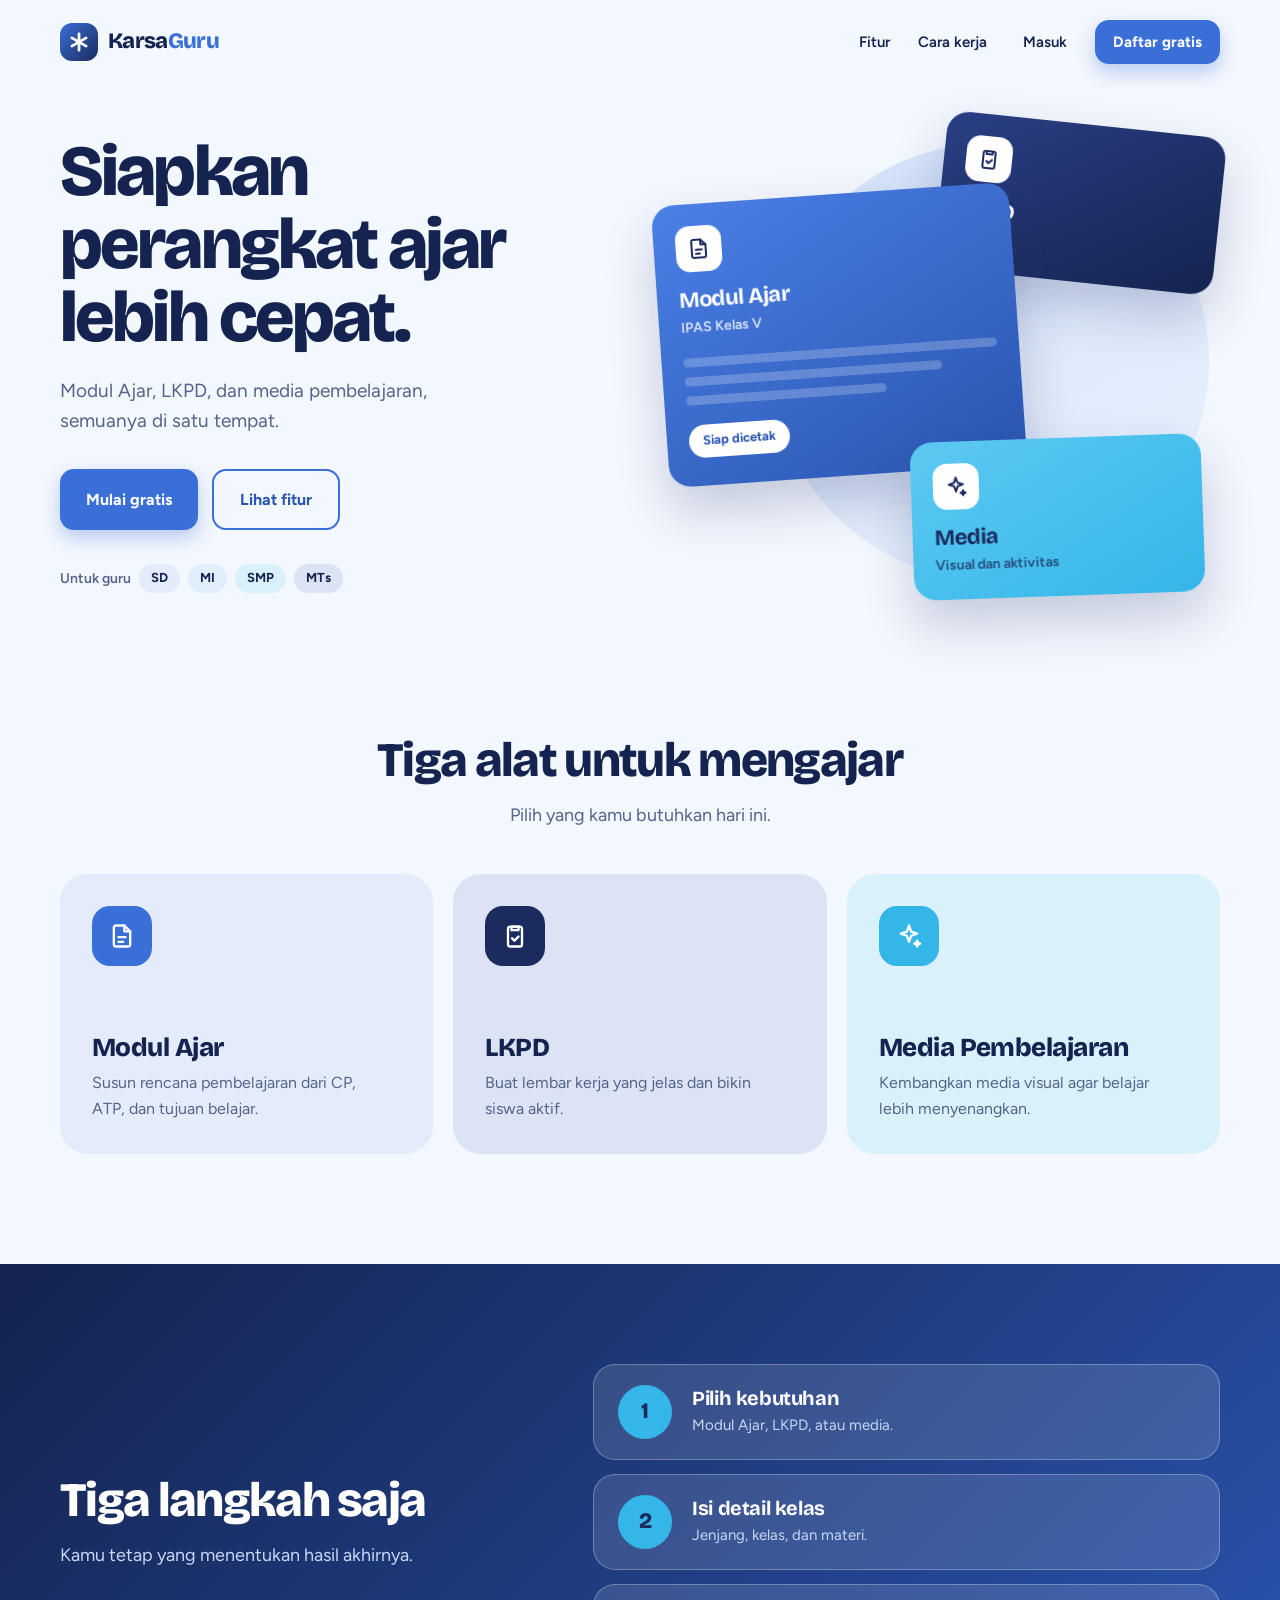
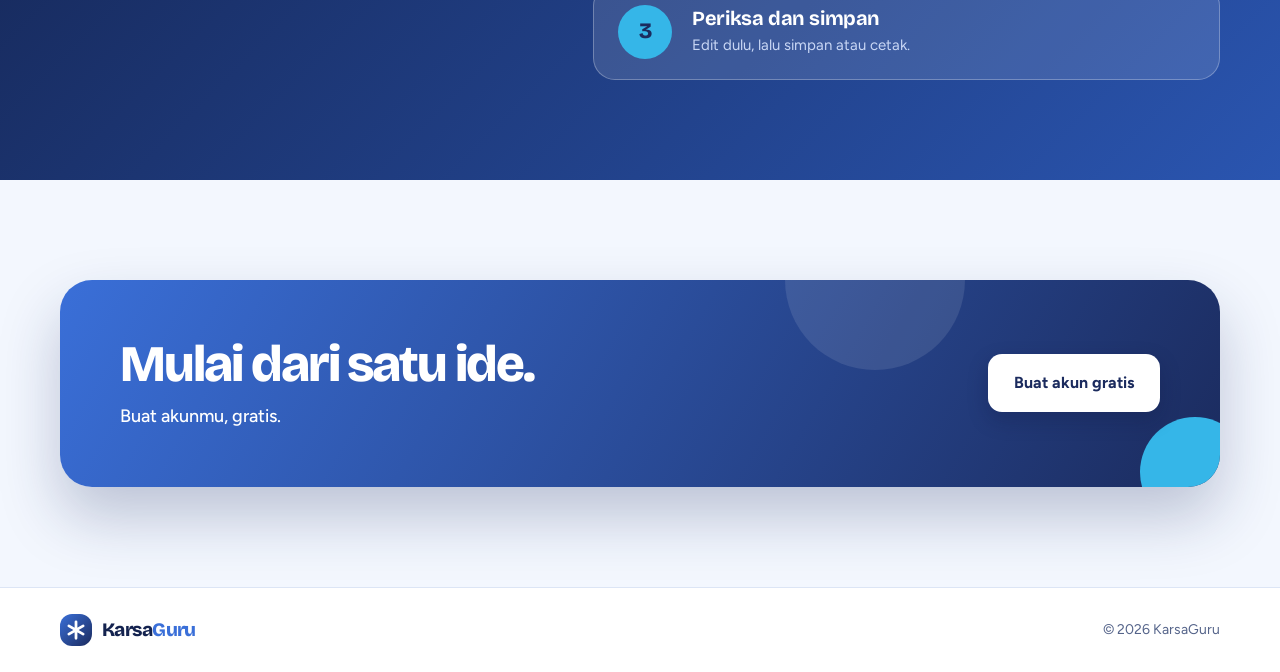
<file: index.html>
<!DOCTYPE html>
<html lang="id">
<head>
  <meta charset="UTF-8">
  <meta name="viewport" content="width=device-width, initial-scale=1.0">
  <meta name="description" content="KarsaGuru membantu guru menyiapkan Modul Ajar, LKPD, dan media pembelajaran dengan lebih praktis.">
  <title>KarsaGuru — Siapkan perangkat ajar lebih cepat</title>
  <link rel="preconnect" href="https://fonts.googleapis.com">
  <link rel="preconnect" href="https://fonts.gstatic.com" crossorigin>
  <link href="https://fonts.googleapis.com/css2?family=Bricolage+Grotesque:wght@600;700;800&family=Figtree:wght@400;500;600;700&display=swap" rel="stylesheet">
  <link rel="stylesheet" href="css/style.css">
  <link rel="stylesheet" href="css/landing.css">
</head>
<body class="landing-body">
  <header class="site-header">
    <a class="brand" href="index.html" aria-label="KarsaGuru beranda">
      <span class="brand-mark"><svg viewBox="0 0 24 24"><path d="M12 3v18M4.2 7.5l15.6 9M19.8 7.5l-15.6 9"/></svg></span>
      <span>Karsa<span>Guru</span></span>
    </a>
    <button class="mobile-menu-button" id="mobileMenuButton" aria-label="Buka navigasi" aria-expanded="false">☰</button>
    <nav class="main-nav" id="mainNav">
      <a href="#fitur">Fitur</a>
      <a href="#cara-kerja">Cara kerja</a>
      <a class="nav-login" href="login.html">Masuk</a>
      <a class="button button-primary nav-cta" href="register.html">Daftar gratis</a>
    </nav>
  </header>

  <main>
    <section class="hero section-wrap">
      <div class="hero-copy">
        <h1>Siapkan perangkat ajar lebih cepat.</h1>
        <p class="hero-description">Modul Ajar, LKPD, dan media pembelajaran, semuanya di satu tempat.</p>
        <div class="hero-actions">
          <a class="button button-primary button-large" href="register.html">Mulai gratis</a>
          <a class="button button-quiet button-large" href="#fitur">Lihat fitur</a>
        </div>
        <div class="level-chips">Untuk guru <b>SD</b><b>MI</b><b>SMP</b><b>MTs</b></div>
      </div>

      <div class="hero-visual" aria-hidden="true">
        <div class="paper paper-coral">
          <span class="paper-icon"><svg class="ico" viewBox="0 0 24 24"><rect x="6" y="4" width="12" height="17" rx="2"/><path d="M9 4h6v3H9zM9.5 14l2 2 3.5-3.5"/></svg></span>
          <h3>LKPD</h3><small>Kelas V</small>
        </div>
        <div class="paper paper-blue">
          <span class="paper-icon"><svg class="ico" viewBox="0 0 24 24"><path d="M14 3H7a2 2 0 0 0-2 2v14a2 2 0 0 0 2 2h10a2 2 0 0 0 2-2V8z"/><path d="M14 3v5h5M9 13h6M9 17h4"/></svg></span>
          <h3>Modul Ajar</h3><small>IPAS Kelas V</small>
          <div class="lines"><i></i><i></i><i></i></div>
          <span class="paper-chip">Siap dicetak</span>
        </div>
        <div class="paper paper-sun">
          <span class="paper-icon"><svg class="ico" viewBox="0 0 24 24"><path d="M12 3l1.8 5.2L19 10l-5.2 1.8L12 17l-1.8-5.2L5 10l5.2-1.8z"/><path d="M19 16l.7 1.8 1.8.7-1.8.7L19 21l-.7-1.8-1.8-.7 1.8-.7z"/></svg></span>
          <h3>Media</h3><small>Visual dan aktivitas</small>
        </div>
      </div>
    </section>

    <section class="section-wrap features-section" id="fitur">
      <div class="section-heading">
        <h2>Tiga alat untuk mengajar</h2>
        <p>Pilih yang kamu butuhkan hari ini.</p>
      </div>
      <div class="feature-grid">
        <article class="feature-card feature-blue">
          <div class="feature-icon"><svg class="ico" viewBox="0 0 24 24"><path d="M14 3H7a2 2 0 0 0-2 2v14a2 2 0 0 0 2 2h10a2 2 0 0 0 2-2V8z"/><path d="M14 3v5h5M9 13h6M9 17h4"/></svg></div>
          <h3>Modul Ajar</h3>
          <p>Susun rencana pembelajaran dari CP, ATP, dan tujuan belajar.</p>
        </article>
        <article class="feature-card feature-coral">
          <div class="feature-icon"><svg class="ico" viewBox="0 0 24 24"><rect x="6" y="4" width="12" height="17" rx="2"/><path d="M9 4h6v3H9zM9.5 14l2 2 3.5-3.5"/></svg></div>
          <h3>LKPD</h3>
          <p>Buat lembar kerja yang jelas dan bikin siswa aktif.</p>
        </article>
        <article class="feature-card feature-sun">
          <div class="feature-icon"><svg class="ico" viewBox="0 0 24 24"><path d="M12 3l1.8 5.2L19 10l-5.2 1.8L12 17l-1.8-5.2L5 10l5.2-1.8z"/><path d="M19 16l.7 1.8 1.8.7-1.8.7L19 21l-.7-1.8-1.8-.7 1.8-.7z"/></svg></div>
          <h3>Media Pembelajaran</h3>
          <p>Kembangkan media visual agar belajar lebih menyenangkan.</p>
        </article>
      </div>
    </section>

    <section class="workflow-section" id="cara-kerja">
      <div class="section-wrap workflow-inner">
        <div class="section-heading">
          <h2>Tiga langkah saja</h2>
          <p>Kamu tetap yang menentukan hasil akhirnya.</p>
        </div>
        <div class="steps-grid">
          <div class="step-item"><span class="step-number">1</span><div><h3>Pilih kebutuhan</h3><p>Modul Ajar, LKPD, atau media.</p></div></div>
          <div class="step-item"><span class="step-number">2</span><div><h3>Isi detail kelas</h3><p>Jenjang, kelas, dan materi.</p></div></div>
          <div class="step-item"><span class="step-number">3</span><div><h3>Periksa dan simpan</h3><p>Edit dulu, lalu simpan atau cetak.</p></div></div>
        </div>
      </div>
    </section>

    <section class="section-wrap closing-section">
      <div class="closing-card">
        <div><h2>Mulai dari satu ide.</h2><p>Buat akunmu, gratis.</p></div>
        <a class="button button-white button-large" href="register.html">Buat akun gratis</a>
        <span class="shape shape-coral"></span><span class="shape shape-mint"></span>
      </div>
    </section>
  </main>

  <footer class="site-footer">
    <div class="section-wrap footer-inner">
      <a class="brand" href="index.html"><span class="brand-mark"><svg viewBox="0 0 24 24"><path d="M12 3v18M4.2 7.5l15.6 9M19.8 7.5l-15.6 9"/></svg></span><span>Karsa<span>Guru</span></span></a>
      <small>© 2026 KarsaGuru</small>
    </div>
  </footer>
  <script src="js/main.js"></script>
</body>
</html>
</file>
<file: css/style.css>
/* KarsaGuru — design system bersama */
:root {
  --ink: #14234F;
  --muted: #55648A;
  --navy: #1B2B5E;
  --blue: #3A6FD8;
  --blue-dark: #2A55B0;
  --blue-soft: #E4ECFB;
  /* nama lama dipertahankan, isinya sekarang keluarga biru */
  --coral: #1B2B5E;
  --coral-soft: #DCE3F5;
  --sun: #35B6E8;
  --sun-soft: #D9F1FB;
  --mint: #8CC4F5;
  --mint-soft: #E1EFFD;
  --lilac: #F3F7FE;
  --line: #DCE5F5;
  --white: #fff;
  --font: 'Figtree', system-ui, sans-serif;
  --display: 'Bricolage Grotesque', 'Figtree', system-ui, sans-serif;
  --shadow: 0 18px 40px rgba(27, 43, 94, .12);
}

* { box-sizing: border-box; }
html { scroll-behavior: smooth; }
body {
  margin: 0;
  font-family: var(--font);
  font-size: 16px;
  line-height: 1.6;
  color: var(--ink);
  background: var(--lilac);
  -webkit-font-smoothing: antialiased;
}
h1, h2, h3 { font-family: var(--display); line-height: 1.1; letter-spacing: -.02em; margin: 0; }
p { margin: 0; }
a { color: inherit; text-decoration: none; }
button, input { font: inherit; color: inherit; }
button { cursor: pointer; }
:focus-visible { outline: 3px solid var(--ink); outline-offset: 3px; }

.section-wrap { width: min(1160px, calc(100% - 48px)); margin-inline: auto; }

/* Ikon */
.ico {
  width: 1.3em; height: 1.3em; flex: none;
  fill: none; stroke: currentColor; stroke-width: 2;
  stroke-linecap: round; stroke-linejoin: round;
}

/* Logo */
.brand {
  display: inline-flex; align-items: center; gap: 10px;
  font-family: var(--display); font-weight: 800; font-size: 22px; letter-spacing: -.03em;
  color: var(--ink);
}
.brand > span:last-child > span { color: var(--blue); }
.brand-mark {
  width: 38px; height: 38px; border-radius: 12px;
  background: linear-gradient(135deg, var(--blue), var(--navy)); color: #fff;
  display: grid; place-items: center;
}
.brand-mark svg { width: 22px; height: 22px; fill: none; stroke: currentColor; stroke-width: 3; stroke-linecap: round; }

/* Tombol */
.button {
  display: inline-flex; align-items: center; justify-content: center; gap: 10px;
  border: 0; border-radius: 14px; padding: 13px 22px;
  font-weight: 700; font-size: 15px; white-space: nowrap;
  transition: transform .15s ease, box-shadow .15s ease, background .15s ease, color .15s ease;
}
.button-primary { background: var(--blue); color: #fff; box-shadow: 0 8px 18px rgba(58, 111, 216, .32); }
.button-primary:hover { background: var(--blue-dark); transform: translateY(-1px); }
.button-primary:active { transform: translateY(1px); }
.button-ink { background: var(--navy); color: #fff; }
.button-ink:hover { transform: translateY(-1px); background: var(--ink); }
.button-white { background: #fff; color: var(--navy); box-shadow: 0 8px 20px rgba(10, 20, 60, .25); }
.button-white:hover { transform: translateY(-1px); }
.button-quiet { background: transparent; color: var(--ink); border: 2px solid var(--blue); color: var(--blue-dark); padding: 11px 20px; }
.button-quiet:hover { background: var(--blue); color: #fff; }
.button-large { padding: 16px 26px; font-size: 16px; }
.button-full { width: 100%; margin-top: 22px; }

.text-link { color: var(--blue); font-weight: 700; font-size: 14px; }
.text-link:hover { text-decoration: underline; }
.mobile-menu-button { display: none; }

@media (max-width: 700px) {
  .section-wrap { width: min(100% - 36px, 560px); }
}
@media (prefers-reduced-motion: reduce) {
  * { animation: none !important; transition: none !important; scroll-behavior: auto !important; }
}
</file>
<file: css/landing.css>
/* Landing page */
.landing-body { overflow-x: hidden; }

/* Header */
.site-header {
  height: 84px; width: min(1160px, calc(100% - 48px)); margin: auto;
  display: flex; align-items: center; justify-content: space-between;
  position: relative; z-index: 5;
}
.main-nav { display: flex; align-items: center; gap: 28px; font-size: 15px; font-weight: 600; }
.main-nav > a:not(.button):hover { color: var(--blue); }
.nav-login { margin-left: 8px; }
.nav-cta { padding: 10px 18px; }

/* Hero */
.hero {
  display: grid; grid-template-columns: 1fr 1fr; align-items: center; gap: 40px;
  padding-top: 40px; padding-bottom: 90px; min-height: 600px;
}
.hero h1 { font-size: clamp(42px, 5.6vw, 72px); font-weight: 800; letter-spacing: -.04em; line-height: 1.02; }
.hero-description { margin-top: 22px; font-size: 19px; line-height: 1.6; color: var(--muted); max-width: 440px; }
.hero-actions { display: flex; flex-wrap: wrap; gap: 14px; margin-top: 32px; }
.level-chips { display: flex; align-items: center; flex-wrap: wrap; gap: 8px; margin-top: 34px; font-size: 14px; font-weight: 600; color: var(--muted); }
.level-chips b { padding: 4px 12px; border-radius: 99px; font-size: 13px; color: var(--ink); }
.level-chips b:nth-of-type(1) { background: var(--blue-soft); }
.level-chips b:nth-of-type(2) { background: var(--mint-soft); }
.level-chips b:nth-of-type(3) { background: var(--sun-soft); }
.level-chips b:nth-of-type(4) { background: var(--coral-soft); }

/* Tumpukan kertas di hero */
.hero-visual { position: relative; min-height: 480px; }
.hero-visual::before {
  content: ""; position: absolute; width: 78%; aspect-ratio: 1; border-radius: 50%;
  background: linear-gradient(145deg, #D3E2FA, #EAF1FD); right: 2%; top: 4%;
}
.paper {
  --r: 0deg;
  position: absolute; border-radius: 22px; padding: 22px;
  box-shadow: 0 24px 50px rgba(27, 43, 94, .22);
  transform: rotate(var(--r));
  animation: paper-in .6s cubic-bezier(.2, .8, .2, 1) both;
}
.paper h3 { font-size: 22px; margin: 16px 0 2px; }
.paper small { font-size: 14px; font-weight: 600; opacity: .8; }
.paper-icon {
  width: 46px; height: 46px; border-radius: 14px; background: #fff; color: var(--navy); display: grid; place-items: center;
}
.paper-icon .ico { width: 24px; height: 24px; }
.lines { margin-top: 18px; }
.lines i { display: block; height: 9px; border-radius: 99px; background: currentColor; opacity: .22; margin-top: 10px; }
.lines i:nth-child(1) { width: 100%; }
.lines i:nth-child(2) { width: 82%; }
.lines i:nth-child(3) { width: 64%; }
.paper-blue { --r: -4deg; background: linear-gradient(150deg, #4B80E6, #2A55B0); color: #fff; left: 0; top: 70px; width: 64%; z-index: 2; animation-delay: .05s; padding-bottom: 28px; }
.paper-coral { --r: 6deg; color: #fff; background: linear-gradient(150deg, #2A3F85, #14234F); right: 0; top: 0; width: 50%; z-index: 1; animation-delay: .2s; }
.paper-sun { --r: -2deg; color: var(--navy); background: linear-gradient(150deg, #5CC9F2, #35B6E8); right: 3%; bottom: 8px; width: 52%; z-index: 3; animation-delay: .35s; }
.paper-chip {
  display: inline-block; margin-top: 20px; padding: 6px 14px; border-radius: 99px;
  background: #fff; color: var(--blue-dark); font-weight: 700; font-size: 13px;
}
@keyframes paper-in {
  from { opacity: 0; transform: translateY(30px) rotate(var(--r)); }
  to { opacity: 1; transform: translateY(0) rotate(var(--r)); }
}

/* Fitur */
.features-section { padding-top: 40px; padding-bottom: 110px; }
.section-heading { max-width: 560px; margin: 0 auto 44px; text-align: center; }
.section-heading h2 { font-size: clamp(32px, 4vw, 48px); font-weight: 800; letter-spacing: -.035em; }
.section-heading p { margin-top: 14px; font-size: 18px; color: var(--muted); }
.feature-grid { display: grid; grid-template-columns: repeat(3, 1fr); gap: 20px; }
.feature-card { padding: 32px; border-radius: 28px; min-height: 280px; display: flex; flex-direction: column; }
.feature-icon {
  width: 60px; height: 60px; border-radius: 18px; display: grid; place-items: center;
  margin-bottom: auto; color: #fff;
}
.feature-icon .ico { width: 28px; height: 28px; }
.feature-card h3 { font-size: 26px; font-weight: 800; margin: 48px 0 8px; }
.feature-card p { color: var(--muted); font-size: 16px; max-width: 280px; }
.feature-blue { background: var(--blue-soft); }
.feature-blue .feature-icon { background: var(--blue); }
.feature-coral { background: var(--coral-soft); }
.feature-coral .feature-icon { background: var(--coral); }
.feature-sun { background: var(--sun-soft); }
.feature-sun .feature-icon { background: var(--sun); color: #fff; }

/* Cara kerja */
.workflow-section { background: linear-gradient(135deg, #14234F, #2A55B0); color: #fff; padding: 100px 0; }
.workflow-inner { display: grid; grid-template-columns: .85fr 1.15fr; gap: 70px; align-items: center; }
.workflow-section .section-heading { text-align: left; margin: 0; }
.workflow-section .section-heading p { color: #C9D7F5; }
.steps-grid { display: grid; gap: 14px; }
.step-item {
  display: grid; grid-template-columns: 54px 1fr; gap: 20px; align-items: center;
  background: rgba(255, 255, 255, .12); border: 1px solid rgba(255, 255, 255, .28);
  border-radius: 22px; padding: 20px 24px;
}
.step-number {
  width: 54px; height: 54px; border-radius: 50%; background: var(--sun); color: var(--navy);
  display: grid; place-items: center; font-family: var(--display); font-weight: 800; font-size: 22px;
}
.step-item h3 { font-size: 20px; margin-bottom: 4px; }
.step-item p { color: #C9D7F5; font-size: 15px; }

/* Penutup */
.closing-section { padding-top: 100px; padding-bottom: 100px; }
.closing-card {
  position: relative; overflow: hidden; background: linear-gradient(120deg, #3A6FD8, #1B2B5E); color: #fff;
  border-radius: 32px; padding: 56px 60px; display: flex; align-items: center; justify-content: space-between; gap: 30px;
  box-shadow: 0 30px 60px rgba(27, 43, 94, .25);
}
.closing-card > div:first-child { position: relative; z-index: 1; }
.closing-card h2 { font-size: clamp(32px, 4vw, 52px); font-weight: 800; letter-spacing: -.04em; }
.closing-card p { margin-top: 10px; font-size: 18px; font-weight: 500; }
.closing-card .button { position: relative; z-index: 1; }
.shape { position: absolute; border-radius: 50%; }
.shape-coral { width: 180px; height: 180px; background: rgba(255, 255, 255, .10); right: 22%; top: -90px; }
.shape-mint { width: 110px; height: 110px; background: var(--sun); right: -30px; bottom: -40px; }

/* Footer */
.site-footer { background: #fff; border-top: 1px solid var(--line); padding: 26px 0; }
.footer-inner { display: flex; align-items: center; justify-content: space-between; gap: 20px; }
.footer-inner small { font-size: 14px; color: var(--muted); }
.footer-inner .brand { font-size: 19px; }
.footer-inner .brand-mark { width: 32px; height: 32px; }

@media (max-width: 900px) {
  .hero { grid-template-columns: 1fr; gap: 30px; padding-top: 30px; }
  .hero-visual { min-height: 440px; max-width: 520px; width: 100%; margin-inline: auto; }
  .workflow-inner { grid-template-columns: 1fr; gap: 36px; }
  .feature-grid { grid-template-columns: 1fr; }
  .feature-card { min-height: auto; }
  .feature-card h3 { margin-top: 28px; }
  .closing-card { padding: 44px 36px; }
}
@media (max-width: 700px) {
  .site-header { width: calc(100% - 36px); height: 72px; }
  .mobile-menu-button {
    display: grid; place-items: center; border: 1px solid var(--line); background: #fff;
    width: 42px; height: 42px; border-radius: 12px; font-size: 20px; line-height: 1;
  }
  .main-nav {
    display: none; position: absolute; top: 66px; left: 0; right: 0; z-index: 10;
    background: #fff; padding: 20px; border: 1px solid var(--line); border-radius: 18px;
    box-shadow: var(--shadow); flex-direction: column; align-items: stretch; gap: 16px;
  }
  .main-nav.open { display: flex; }
  .main-nav .nav-login { margin: 0; }
  .hero { padding-bottom: 60px; }
  .hero-actions .button { flex: 1; }
  .hero-visual { min-height: 400px; }
  .paper { padding: 16px; }
  .paper h3 { font-size: 18px; }
  .features-section { padding-bottom: 70px; }
  .workflow-section { padding: 70px 0; }
  .closing-section { padding-block: 60px; }
  .closing-card { flex-direction: column; align-items: flex-start; padding: 36px 26px; }
  .shape-coral { right: -50px; }
  .footer-inner { flex-direction: column; align-items: flex-start; gap: 12px; }
}
</file>
